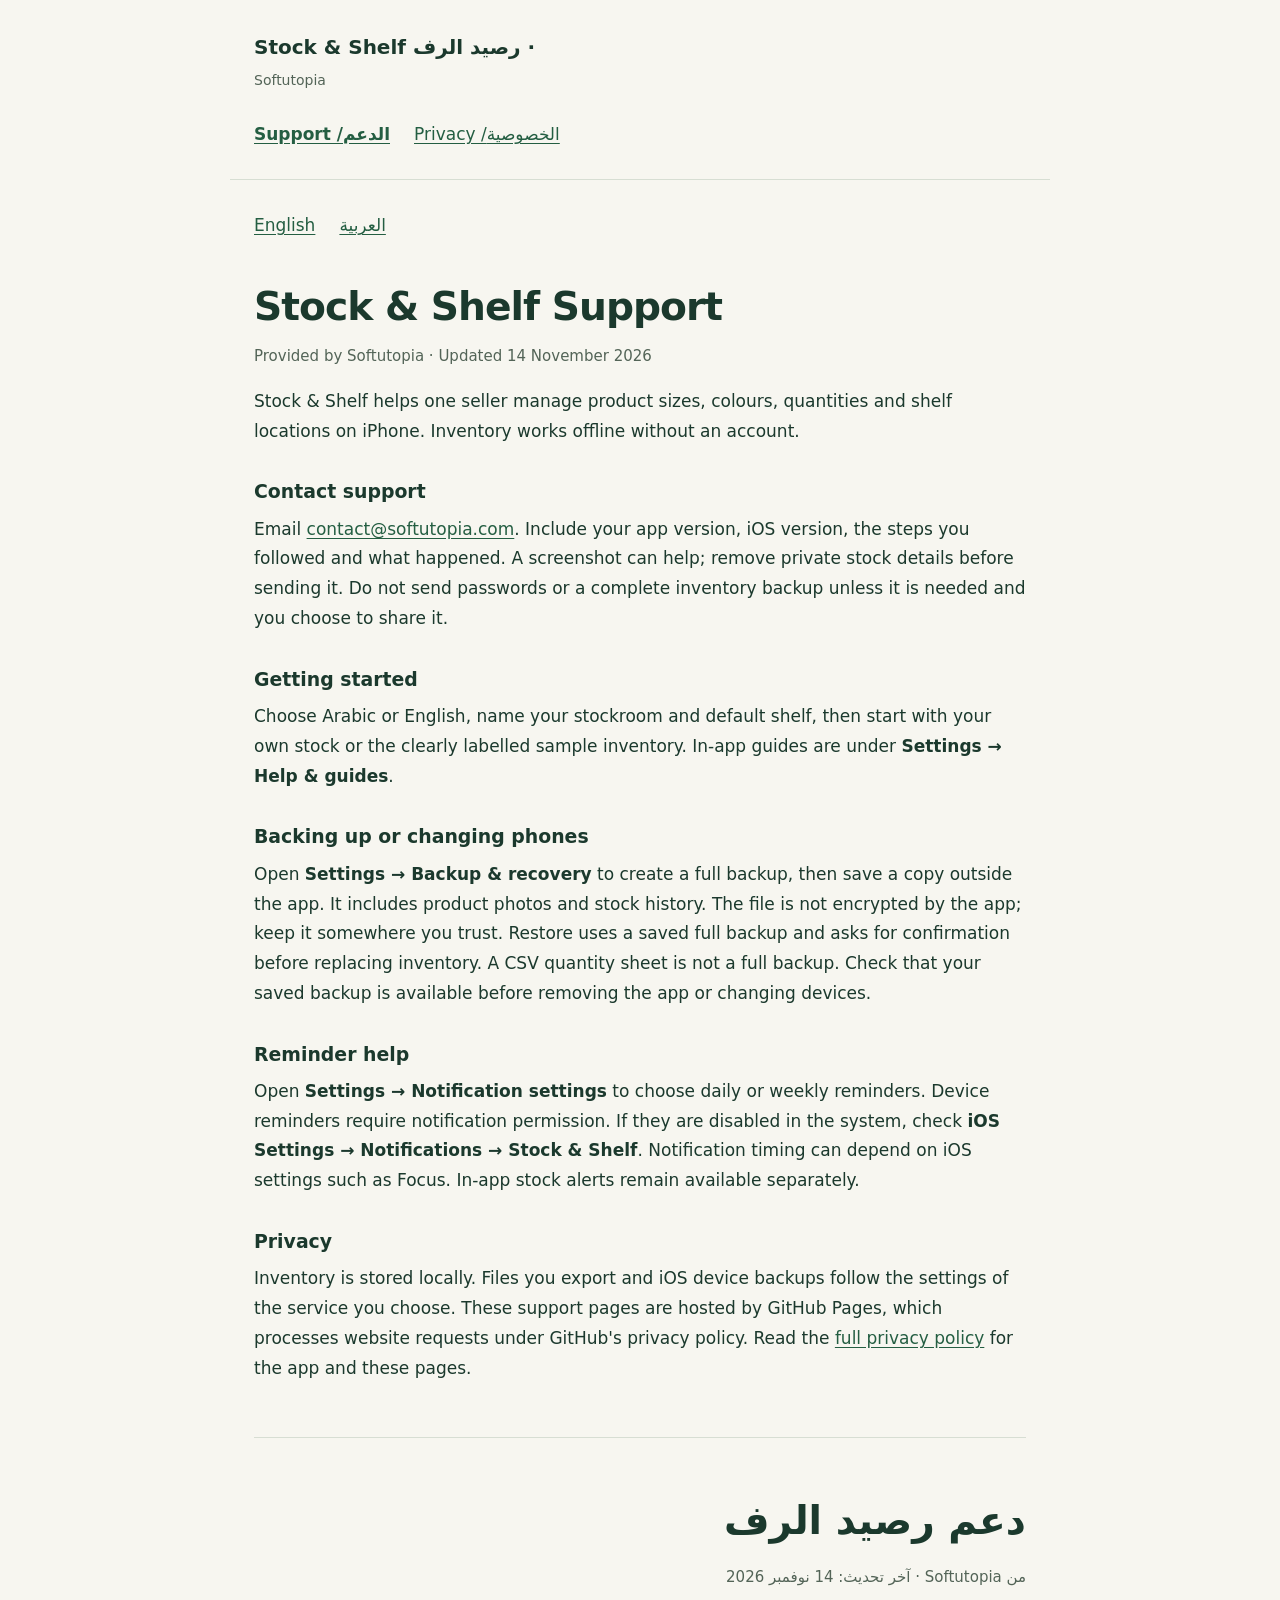
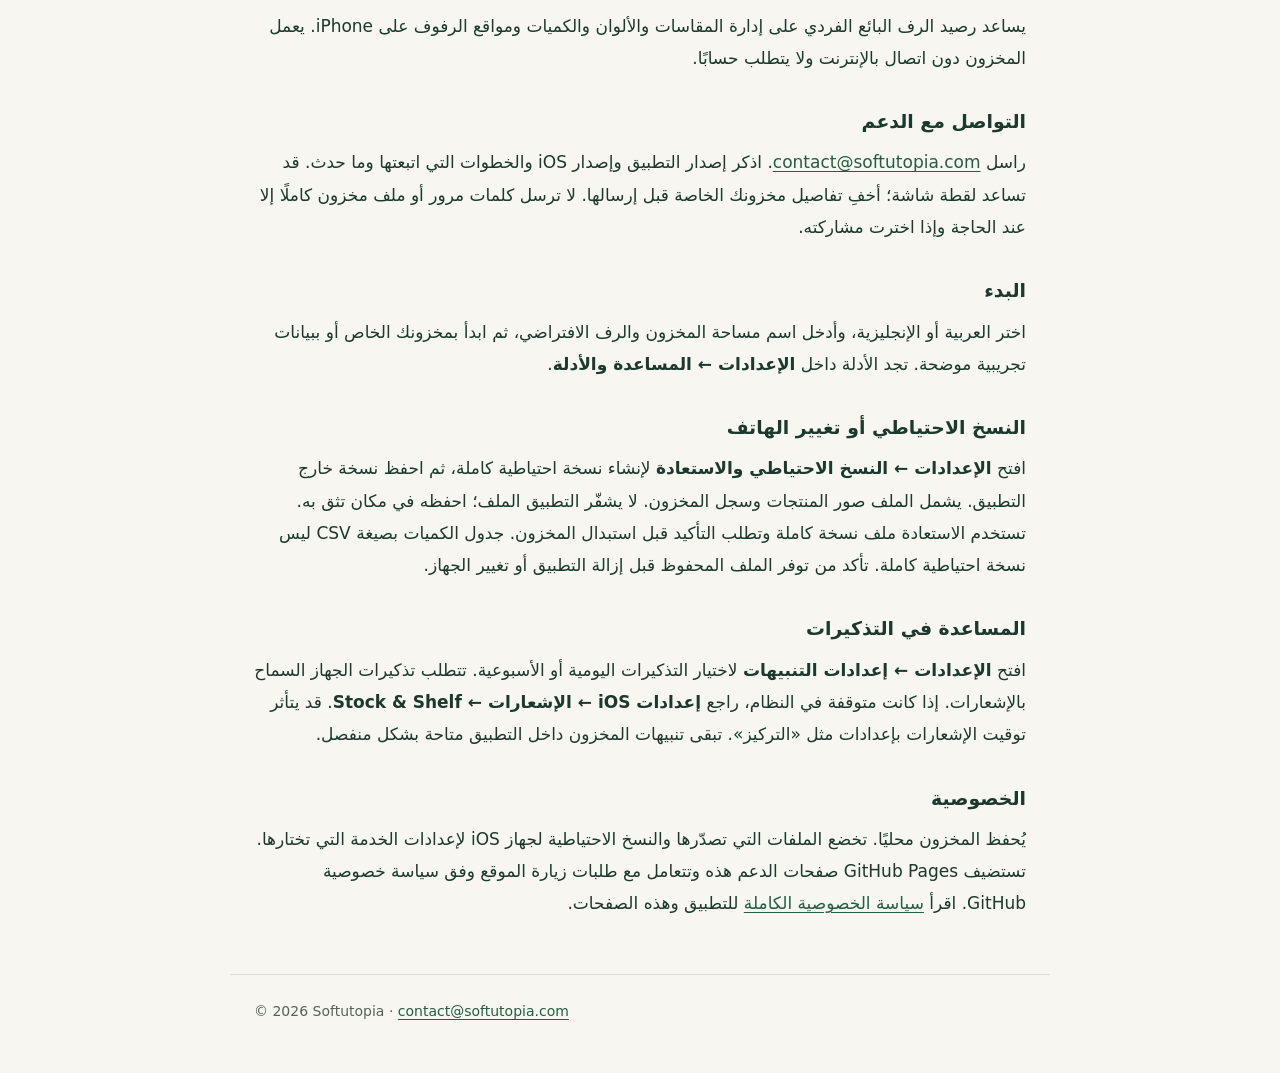
<file: index.html>
<!doctype html>
<html lang="en">
<head>
  <meta charset="utf-8">
  <meta name="viewport" content="width=device-width, initial-scale=1">
  <meta name="description" content="Support and backup guidance for Stock &amp; Shelf / رصيد الرف. Contact Softutopia in English or Arabic.">
  <meta http-equiv="Content-Security-Policy" content="default-src 'none'; style-src 'self'; base-uri 'none'; form-action 'none'">
  <title>Stock &amp; Shelf Support · Softutopia</title>
  <link rel="stylesheet" href="styles.css">
</head>
<body>
  <a class="skip-link" href="#main">Skip to content</a>
  <header class="site-header">
    <a class="brand" href="index.html">Stock &amp; Shelf <span lang="ar" dir="rtl">· رصيد الرف</span><small>Softutopia</small></a>
    <nav aria-label="Main navigation">
      <a href="index.html" aria-current="page">Support / <span lang="ar" dir="rtl">الدعم</span></a>
      <a href="privacy.html">Privacy / <span lang="ar" dir="rtl">الخصوصية</span></a>
    </nav>
  </header>
  <main id="main">
    <nav class="languages" aria-label="Page languages">
      <a href="#english" lang="en">English</a>
      <a href="#arabic" lang="ar" dir="rtl">العربية</a>
    </nav>
    <section class="language-section" id="english" lang="en">
      <h1>Stock &amp; Shelf Support</h1>
      <p class="date">Provided by Softutopia · Updated 14 November 2026</p>
      <p>Stock &amp; Shelf helps one seller manage product sizes, colours, quantities and shelf locations on iPhone. Inventory works offline without an account.</p>
      <h2>Contact support</h2>
      <p>Email <a href="mailto:contact@softutopia.com" dir="ltr">contact@softutopia.com</a>. Include your app version, iOS version, the steps you followed and what happened. A screenshot can help; remove private stock details before sending it. Do not send passwords or a complete inventory backup unless it is needed and you choose to share it.</p>
      <h2>Getting started</h2>
      <p>Choose Arabic or English, name your stockroom and default shelf, then start with your own stock or the clearly labelled sample inventory. In-app guides are under <strong>Settings → Help &amp; guides</strong>.</p>
      <h2>Backing up or changing phones</h2>
      <p>Open <strong>Settings → Backup &amp; recovery</strong> to create a full backup, then save a copy outside the app. It includes product photos and stock history. The file is not encrypted by the app; keep it somewhere you trust. Restore uses a saved full backup and asks for confirmation before replacing inventory. A CSV quantity sheet is not a full backup. Check that your saved backup is available before removing the app or changing devices.</p>
      <h2>Reminder help</h2>
      <p>Open <strong>Settings → Notification settings</strong> to choose daily or weekly reminders. Device reminders require notification permission. If they are disabled in the system, check <strong>iOS Settings → Notifications → Stock &amp; Shelf</strong>. Notification timing can depend on iOS settings such as Focus. In-app stock alerts remain available separately.</p>
      <h2>Privacy</h2>
      <p>Inventory is stored locally. Files you export and iOS device backups follow the settings of the service you choose. These support pages are hosted by GitHub Pages, which processes website requests under GitHub&#x27;s privacy policy. Read the <a href="privacy.html">full privacy policy</a> for the app and these pages.</p>
    </section>
    <section class="language-section" id="arabic" lang="ar" dir="rtl">
      <h1>دعم رصيد الرف</h1>
      <p class="date">من Softutopia · آخر تحديث: 14 نوفمبر 2026</p>
      <p>يساعد رصيد الرف البائع الفردي على إدارة المقاسات والألوان والكميات ومواقع الرفوف على iPhone. يعمل المخزون دون اتصال بالإنترنت ولا يتطلب حسابًا.</p>
      <h2>التواصل مع الدعم</h2>
      <p>راسل <a href="mailto:contact@softutopia.com" dir="ltr">contact@softutopia.com</a>. اذكر إصدار التطبيق وإصدار iOS والخطوات التي اتبعتها وما حدث. قد تساعد لقطة شاشة؛ أخفِ تفاصيل مخزونك الخاصة قبل إرسالها. لا ترسل كلمات مرور أو ملف مخزون كاملًا إلا عند الحاجة وإذا اخترت مشاركته.</p>
      <h2>البدء</h2>
      <p>اختر العربية أو الإنجليزية، وأدخل اسم مساحة المخزون والرف الافتراضي، ثم ابدأ بمخزونك الخاص أو ببيانات تجريبية موضحة. تجد الأدلة داخل <strong>الإعدادات ← المساعدة والأدلة</strong>.</p>
      <h2>النسخ الاحتياطي أو تغيير الهاتف</h2>
      <p>افتح <strong>الإعدادات ← النسخ الاحتياطي والاستعادة</strong> لإنشاء نسخة احتياطية كاملة، ثم احفظ نسخة خارج التطبيق. يشمل الملف صور المنتجات وسجل المخزون. لا يشفّر التطبيق الملف؛ احفظه في مكان تثق به. تستخدم الاستعادة ملف نسخة كاملة وتطلب التأكيد قبل استبدال المخزون. جدول الكميات بصيغة CSV ليس نسخة احتياطية كاملة. تأكد من توفر الملف المحفوظ قبل إزالة التطبيق أو تغيير الجهاز.</p>
      <h2>المساعدة في التذكيرات</h2>
      <p>افتح <strong>الإعدادات ← إعدادات التنبيهات</strong> لاختيار التذكيرات اليومية أو الأسبوعية. تتطلب تذكيرات الجهاز السماح بالإشعارات. إذا كانت متوقفة في النظام، راجع <strong>إعدادات iOS ← الإشعارات ← Stock &amp; Shelf</strong>. قد يتأثر توقيت الإشعارات بإعدادات مثل «التركيز». تبقى تنبيهات المخزون داخل التطبيق متاحة بشكل منفصل.</p>
      <h2>الخصوصية</h2>
      <p>يُحفظ المخزون محليًا. تخضع الملفات التي تصدّرها والنسخ الاحتياطية لجهاز iOS لإعدادات الخدمة التي تختارها. تستضيف GitHub Pages صفحات الدعم هذه وتتعامل مع طلبات زيارة الموقع وفق سياسة خصوصية GitHub. اقرأ <a href="privacy.html">سياسة الخصوصية الكاملة</a> للتطبيق وهذه الصفحات.</p>
    </section>
  </main>
  <footer class="site-footer">
    <p>© 2026 Softutopia · <a href="mailto:contact@softutopia.com" dir="ltr">contact@softutopia.com</a></p>
  </footer>
</body>
</html>
</file>
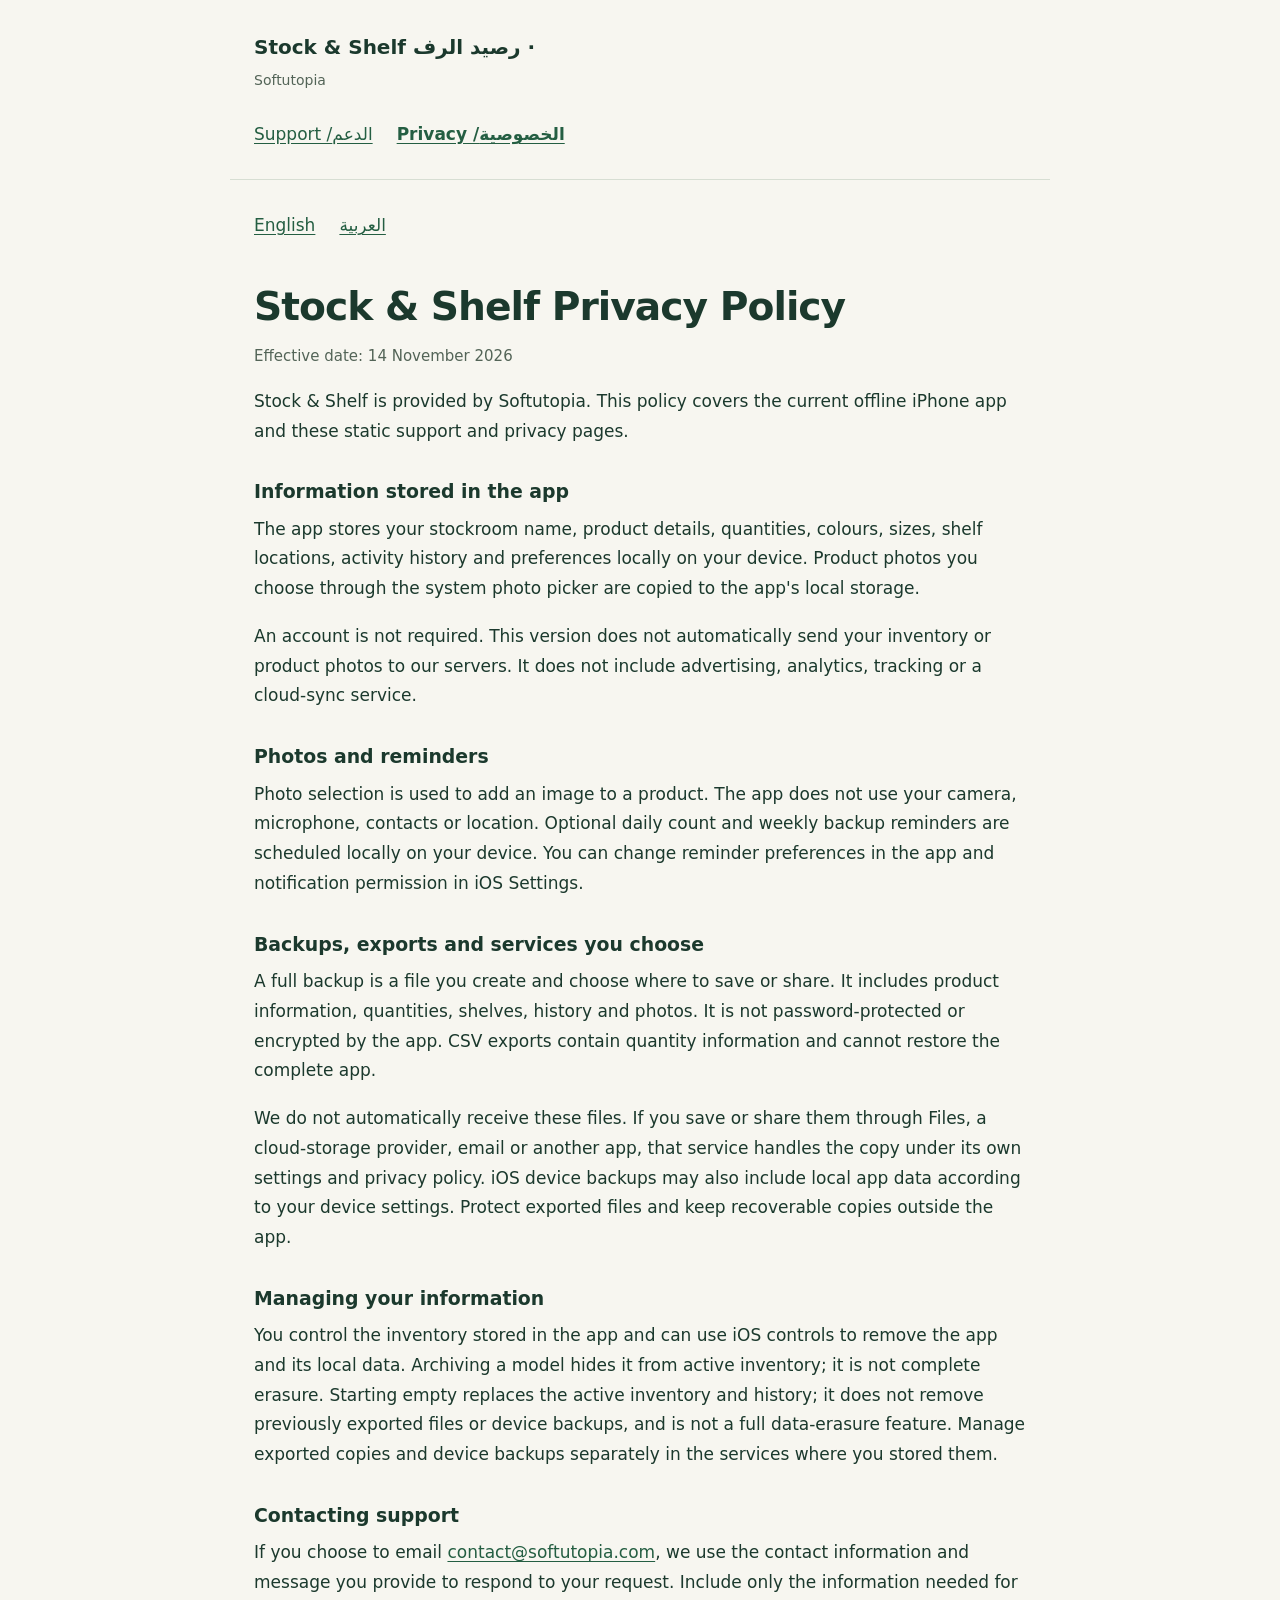
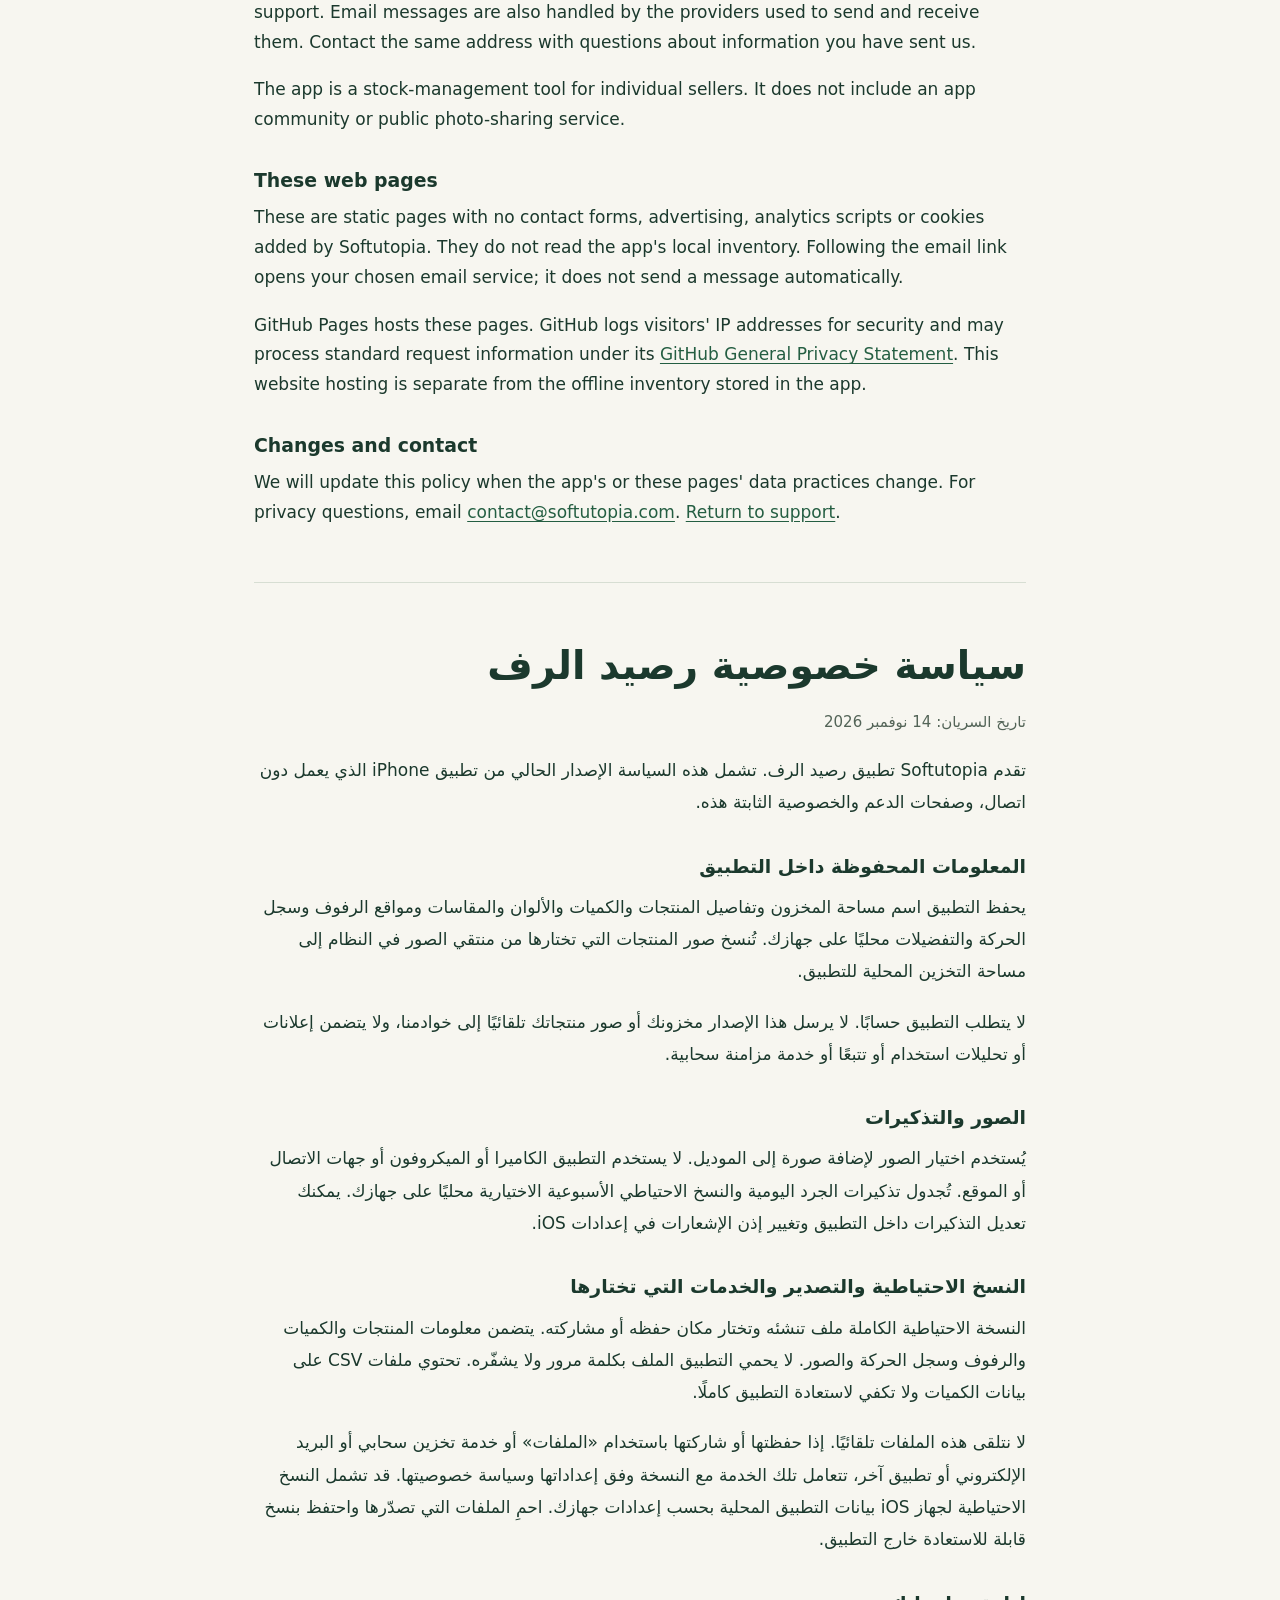
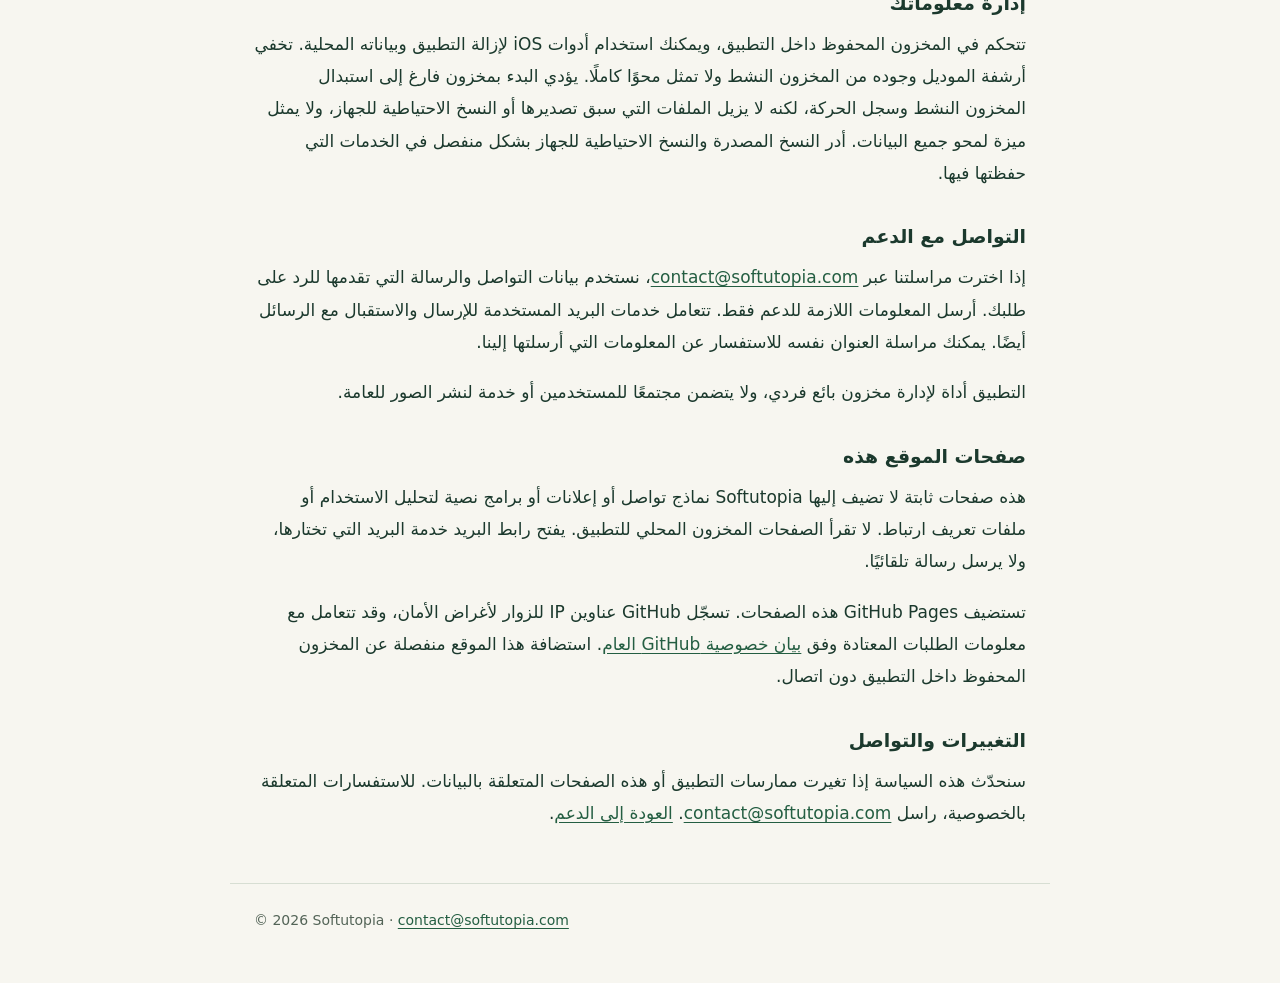
<file: privacy.html>
<!doctype html>
<html lang="en">
<head>
  <meta charset="utf-8">
  <meta name="viewport" content="width=device-width, initial-scale=1">
  <meta name="description" content="Privacy policy for the Stock &amp; Shelf iPhone app and its support pages, in English and Arabic.">
  <meta http-equiv="Content-Security-Policy" content="default-src 'none'; style-src 'self'; base-uri 'none'; form-action 'none'">
  <title>Stock &amp; Shelf Privacy Policy · Softutopia</title>
  <link rel="stylesheet" href="styles.css">
</head>
<body>
  <a class="skip-link" href="#main">Skip to content</a>
  <header class="site-header">
    <a class="brand" href="index.html">Stock &amp; Shelf <span lang="ar" dir="rtl">· رصيد الرف</span><small>Softutopia</small></a>
    <nav aria-label="Main navigation">
      <a href="index.html">Support / <span lang="ar" dir="rtl">الدعم</span></a>
      <a href="privacy.html" aria-current="page">Privacy / <span lang="ar" dir="rtl">الخصوصية</span></a>
    </nav>
  </header>
  <main id="main">
    <nav class="languages" aria-label="Page languages">
      <a href="#english" lang="en">English</a>
      <a href="#arabic" lang="ar" dir="rtl">العربية</a>
    </nav>
    <section class="language-section" id="english" lang="en">
      <h1>Stock &amp; Shelf Privacy Policy</h1>
      <p class="date">Effective date: 14 November 2026</p>
      <p>Stock &amp; Shelf is provided by Softutopia. This policy covers the current offline iPhone app and these static support and privacy pages.</p>
      <h2>Information stored in the app</h2>
      <p>The app stores your stockroom name, product details, quantities, colours, sizes, shelf locations, activity history and preferences locally on your device. Product photos you choose through the system photo picker are copied to the app&#x27;s local storage.</p>
      <p>An account is not required. This version does not automatically send your inventory or product photos to our servers. It does not include advertising, analytics, tracking or a cloud-sync service.</p>
      <h2>Photos and reminders</h2>
      <p>Photo selection is used to add an image to a product. The app does not use your camera, microphone, contacts or location. Optional daily count and weekly backup reminders are scheduled locally on your device. You can change reminder preferences in the app and notification permission in iOS Settings.</p>
      <h2>Backups, exports and services you choose</h2>
      <p>A full backup is a file you create and choose where to save or share. It includes product information, quantities, shelves, history and photos. It is not password-protected or encrypted by the app. CSV exports contain quantity information and cannot restore the complete app.</p>
      <p>We do not automatically receive these files. If you save or share them through Files, a cloud-storage provider, email or another app, that service handles the copy under its own settings and privacy policy. iOS device backups may also include local app data according to your device settings. Protect exported files and keep recoverable copies outside the app.</p>
      <h2>Managing your information</h2>
      <p>You control the inventory stored in the app and can use iOS controls to remove the app and its local data. Archiving a model hides it from active inventory; it is not complete erasure. Starting empty replaces the active inventory and history; it does not remove previously exported files or device backups, and is not a full data-erasure feature. Manage exported copies and device backups separately in the services where you stored them.</p>
      <h2>Contacting support</h2>
      <p>If you choose to email <a href="mailto:contact@softutopia.com" dir="ltr">contact@softutopia.com</a>, we use the contact information and message you provide to respond to your request. Include only the information needed for support. Email messages are also handled by the providers used to send and receive them. Contact the same address with questions about information you have sent us.</p>
      <p>The app is a stock-management tool for individual sellers. It does not include an app community or public photo-sharing service.</p>
      <h2>These web pages</h2>
      <p>These are static pages with no contact forms, advertising, analytics scripts or cookies added by Softutopia. They do not read the app&#x27;s local inventory. Following the email link opens your chosen email service; it does not send a message automatically.</p>
      <p>GitHub Pages hosts these pages. GitHub logs visitors&#x27; IP addresses for security and may process standard request information under its <a href="https://docs.github.com/en/site-policy/privacy-policies/github-general-privacy-statement">GitHub General Privacy Statement</a>. This website hosting is separate from the offline inventory stored in the app.</p>
      <h2>Changes and contact</h2>
      <p>We will update this policy when the app&#x27;s or these pages&#x27; data practices change. For privacy questions, email <a href="mailto:contact@softutopia.com" dir="ltr">contact@softutopia.com</a>. <a href="index.html">Return to support</a>.</p>
    </section>
    <section class="language-section" id="arabic" lang="ar" dir="rtl">
      <h1>سياسة خصوصية رصيد الرف</h1>
      <p class="date">تاريخ السريان: 14 نوفمبر 2026</p>
      <p>تقدم Softutopia تطبيق رصيد الرف. تشمل هذه السياسة الإصدار الحالي من تطبيق iPhone الذي يعمل دون اتصال، وصفحات الدعم والخصوصية الثابتة هذه.</p>
      <h2>المعلومات المحفوظة داخل التطبيق</h2>
      <p>يحفظ التطبيق اسم مساحة المخزون وتفاصيل المنتجات والكميات والألوان والمقاسات ومواقع الرفوف وسجل الحركة والتفضيلات محليًا على جهازك. تُنسخ صور المنتجات التي تختارها من منتقي الصور في النظام إلى مساحة التخزين المحلية للتطبيق.</p>
      <p>لا يتطلب التطبيق حسابًا. لا يرسل هذا الإصدار مخزونك أو صور منتجاتك تلقائيًا إلى خوادمنا، ولا يتضمن إعلانات أو تحليلات استخدام أو تتبعًا أو خدمة مزامنة سحابية.</p>
      <h2>الصور والتذكيرات</h2>
      <p>يُستخدم اختيار الصور لإضافة صورة إلى الموديل. لا يستخدم التطبيق الكاميرا أو الميكروفون أو جهات الاتصال أو الموقع. تُجدول تذكيرات الجرد اليومية والنسخ الاحتياطي الأسبوعية الاختيارية محليًا على جهازك. يمكنك تعديل التذكيرات داخل التطبيق وتغيير إذن الإشعارات في إعدادات iOS.</p>
      <h2>النسخ الاحتياطية والتصدير والخدمات التي تختارها</h2>
      <p>النسخة الاحتياطية الكاملة ملف تنشئه وتختار مكان حفظه أو مشاركته. يتضمن معلومات المنتجات والكميات والرفوف وسجل الحركة والصور. لا يحمي التطبيق الملف بكلمة مرور ولا يشفّره. تحتوي ملفات CSV على بيانات الكميات ولا تكفي لاستعادة التطبيق كاملًا.</p>
      <p>لا نتلقى هذه الملفات تلقائيًا. إذا حفظتها أو شاركتها باستخدام «الملفات» أو خدمة تخزين سحابي أو البريد الإلكتروني أو تطبيق آخر، تتعامل تلك الخدمة مع النسخة وفق إعداداتها وسياسة خصوصيتها. قد تشمل النسخ الاحتياطية لجهاز iOS بيانات التطبيق المحلية بحسب إعدادات جهازك. احمِ الملفات التي تصدّرها واحتفظ بنسخ قابلة للاستعادة خارج التطبيق.</p>
      <h2>إدارة معلوماتك</h2>
      <p>تتحكم في المخزون المحفوظ داخل التطبيق، ويمكنك استخدام أدوات iOS لإزالة التطبيق وبياناته المحلية. تخفي أرشفة الموديل وجوده من المخزون النشط ولا تمثل محوًا كاملًا. يؤدي البدء بمخزون فارغ إلى استبدال المخزون النشط وسجل الحركة، لكنه لا يزيل الملفات التي سبق تصديرها أو النسخ الاحتياطية للجهاز، ولا يمثل ميزة لمحو جميع البيانات. أدر النسخ المصدرة والنسخ الاحتياطية للجهاز بشكل منفصل في الخدمات التي حفظتها فيها.</p>
      <h2>التواصل مع الدعم</h2>
      <p>إذا اخترت مراسلتنا عبر <a href="mailto:contact@softutopia.com" dir="ltr">contact@softutopia.com</a>، نستخدم بيانات التواصل والرسالة التي تقدمها للرد على طلبك. أرسل المعلومات اللازمة للدعم فقط. تتعامل خدمات البريد المستخدمة للإرسال والاستقبال مع الرسائل أيضًا. يمكنك مراسلة العنوان نفسه للاستفسار عن المعلومات التي أرسلتها إلينا.</p>
      <p>التطبيق أداة لإدارة مخزون بائع فردي، ولا يتضمن مجتمعًا للمستخدمين أو خدمة لنشر الصور للعامة.</p>
      <h2>صفحات الموقع هذه</h2>
      <p>هذه صفحات ثابتة لا تضيف إليها Softutopia نماذج تواصل أو إعلانات أو برامج نصية لتحليل الاستخدام أو ملفات تعريف ارتباط. لا تقرأ الصفحات المخزون المحلي للتطبيق. يفتح رابط البريد خدمة البريد التي تختارها، ولا يرسل رسالة تلقائيًا.</p>
      <p>تستضيف GitHub Pages هذه الصفحات. تسجّل GitHub عناوين IP للزوار لأغراض الأمان، وقد تتعامل مع معلومات الطلبات المعتادة وفق <a href="https://docs.github.com/en/site-policy/privacy-policies/github-general-privacy-statement">بيان خصوصية GitHub العام</a>. استضافة هذا الموقع منفصلة عن المخزون المحفوظ داخل التطبيق دون اتصال.</p>
      <h2>التغييرات والتواصل</h2>
      <p>سنحدّث هذه السياسة إذا تغيرت ممارسات التطبيق أو هذه الصفحات المتعلقة بالبيانات. للاستفسارات المتعلقة بالخصوصية، راسل <a href="mailto:contact@softutopia.com" dir="ltr">contact@softutopia.com</a>. <a href="index.html">العودة إلى الدعم</a>.</p>
    </section>
  </main>
  <footer class="site-footer">
    <p>© 2026 Softutopia · <a href="mailto:contact@softutopia.com" dir="ltr">contact@softutopia.com</a></p>
  </footer>
</body>
</html>
</file>
<file: styles.css>
:root {
  color-scheme: light dark;
  --canvas: #f7f6f0;
  --surface: #fffefa;
  --ink: #1b392d;
  --muted: #536457;
  --line: #d7ded3;
  --link: #245e42;
}
* { box-sizing: border-box; }
html { scroll-behavior: auto; }
body {
  margin: 0;
  background: var(--canvas);
  color: var(--ink);
  font-family: system-ui, -apple-system, BlinkMacSystemFont, "Segoe UI", sans-serif;
  font-size: 17px;
  line-height: 1.75;
  overflow-wrap: anywhere;
}
a { color: var(--link); text-underline-offset: .2em; }
a:hover { text-decoration-thickness: .14em; }
a:focus-visible { outline: 3px solid var(--link); outline-offset: 5px; border-radius: 2px; }
.skip-link { position: absolute; inset-block-start: -100px; inset-inline-start: 16px; padding: 8px 14px; background: var(--surface); }
.skip-link:focus { inset-block-start: 8px; }
.site-header, main, .site-footer { max-width: 820px; margin-inline: auto; padding-inline: 24px; }
.site-header { padding-block: 28px 22px; border-bottom: 1px solid var(--line); }
.brand { color: var(--ink); font-size: 20px; font-weight: 750; text-decoration: none; }
.brand small { display: block; margin-top: 2px; color: var(--muted); font-size: 14px; font-weight: 400; }
nav { display: flex; flex-wrap: wrap; column-gap: 24px; row-gap: 8px; margin-top: 20px; }
nav a { min-height: 44px; display: inline-flex; align-items: center; }
nav a[aria-current="page"] { font-weight: 700; }
.languages { margin-block: 24px 0; display: flex; gap: 24px; }
.languages a { min-height: 44px; display: inline-flex; align-items: center; }
.language-section { padding-block: 18px 36px; }
.language-section + .language-section { border-top: 1px solid var(--line); padding-block-start: 38px; }
h1 { font-size: clamp(1.8rem, 5vw, 2.45rem); line-height: 1.25; letter-spacing: -.025em; margin-block: 16px 12px; }
h2 { font-size: 1.18rem; line-height: 1.4; margin-block: 32px 10px; }
p { margin-block: 0 18px; }
.date { color: var(--muted); font-size: 15px; }
[dir="rtl"] { text-align: start; line-height: 1.9; }
[dir="rtl"] h1 { letter-spacing: normal; line-height: 1.5; }
[dir="rtl"] h2 { line-height: 1.6; }
.site-footer { border-top: 1px solid var(--line); padding-block: 24px 32px; color: var(--muted); font-size: 14px; }
@media (max-width: 420px) {
  .site-header, main, .site-footer { padding-inline: 20px; }
  nav { column-gap: 18px; }
}
@media (prefers-color-scheme: dark) {
  :root {
    --canvas: #17251d;
    --surface: #20352a;
    --ink: #f5f3e9;
    --muted: #bac9b9;
    --line: #435a48;
    --link: #b8dbb7;
  }
}
</file>
